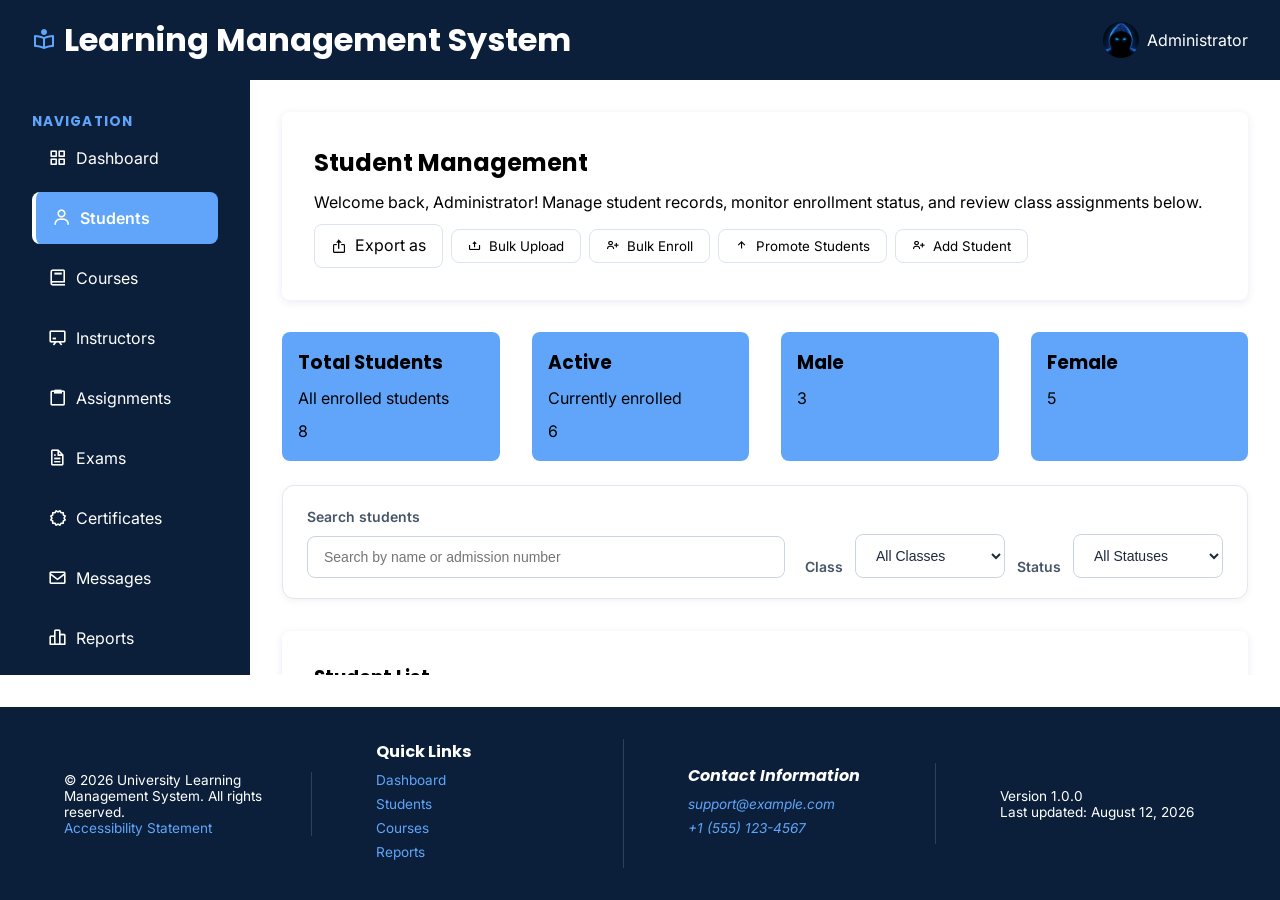
<file: pages/student.html>
<!DOCTYPE html>
<html lang="en">
<head>
    <meta charset="UTF-8">
    <meta name="viewport" content="width=device-width, initial-scale=1.0">
    <title>Students | Learning Management System</title>
    <link rel="stylesheet" href="../css/style.css">
    <link rel="stylesheet" href="/css/pages/student.css">
    <link rel='stylesheet' href='https://unpkg.com/boxicons@2.1.4/css/boxicons.min.css'>
</head>
<body>
       <!-- Sidebar toggle (mobile) -->
<input type="checkbox" id="sidebar-toggle" class="sidebar-toggle-checkbox">

<!-- ==========================================================
     HEADER
     Contains the application branding and administrator profile
=========================================================== -->
<header>

    <!-- Sidebar toggle (mobile) -->
    <label for="sidebar-toggle" class="sidebar-toggle-label" aria-label="Toggle navigation menu">
        <i class='bx bx-menu'></i>
    </label>

    <!-- Application logo and title (Boxicons) -->
    <a href="/index.html" class="site-logo">
        <i class='bx bx-book-reader'></i>
        <h1>Learning Management System</h1>
    </a>

    <!-- Administrator profile area (real image) -->
    <section aria-label="Administrator Profile">
        <img src="../images/1.jpeg" alt="Administrator profile picture">
        <p>Administrator</p>
    </section>

</header>


    <!-- ==========================================================
         SIDEBAR NAVIGATION
         Shared with the Dashboard page - Students is now active
    =========================================================== -->
    <aside>
         <nav aria-label="Main Navigation">
    <h2>Navigation</h2>
    <ul>
        <li><a href="/index.html"><i class='bx bx-grid-alt'></i>Dashboard</a></li>
        <li><a href="/pages/student.html" class="active"><i class='bx bx-user'></i>Students</a></li>
        <li><a href="/pages/course.html"><i class='bx bx-book'></i>Courses</a></li>
        <li><a href="/pages/instructor.html"><i class='bx bx-chalkboard'></i>Instructors</a></li>
        <li><a href="/pages/assignment.html"><i class='bx bx-clipboard'></i>Assignments</a></li>
        <li><a href="/pages/exam.html"><i class='bx bx-file'></i>Exams</a></li>
        <li><a href="/pages/certificate.html"><i class='bx bx-certification'></i>Certificates</a></li>
        <li><a href="/pages/message.html"><i class='bx bx-envelope'></i>Messages</a></li>
        <li><a href="/pages/report.html"><i class='bx bx-bar-chart-alt-2'></i>Reports</a></li>
        <li><a href="/pages/settings.html"><i class='bx bx-cog'></i>Settings</a></li>
    </ul>
    </nav>
    </aside>

<main>

    <section aria-label="Student Management Header">

        <h2>Student Management</h2>
        <p>Welcome back, Administrator! Manage student records, monitor enrollment status, and review class assignments below.</p>

        <menu class="student-actions">
            <li>
                <details class="export-dropdown">
                    <summary><i class="bx bx-export"></i> Export as</summary>
                    <ul class="export-menu">
                        <li><a href="#">Export as CSV</a></li>
                        <li><a href="#">Export as PDF</a></li>
                        <li><a href="#">Export as Excel</a></li>
                    </ul>
                </details>
            </li>
            <li><button type="button"><i class="bx bx-upload"></i> Bulk Upload</button></li>
            <li><button type="button"><i class="bx bx-user-plus"></i> Bulk Enroll</button></li>
            <li><button type="button"><i class="bx bx-up-arrow-alt"></i> Promote Students</button></li>
            <li><button type="button"><i class="bx bx-user-plus"></i> Add Student</button></li>
        </menu>

    </section>

    <!-- ======================================================
         (1) STUDENT STATISTICS
    ======================================================= -->
    <section class="student-stats" aria-label="Student Statistics">

        <article class="stat-card">
            <h3>Total Students</h3>
            <p>All enrolled students</p>
            <p>8</p>
        </article>

        <article class="stat-card">
            <h3>Active</h3>
            <p>Currently enrolled</p>
            <p>6</p>
        </article>

        <article class="stat-card">
            <h3>Male</h3>
            <p>3</p>
        </article>

        <article class="stat-card">
            <h3>Female</h3>
            <p>5</p>
        </article>

    </section>

    <!-- ======================================================
         (3) SEARCH  &  (4) FILTER
         UI structure only - no functionality
    ======================================================= -->
    <section class="student-toolbar" aria-label="Student Toolbar">

        <!-- (3) Search box -->
        <search class="student-search">
            <label for="student-search-input">Search students</label>
            <input type="search" id="student-search-input" name="student-search" placeholder="Search by name or admission number">
        </search>

        <!-- (4) Filter dropdown -->
        <form class="student-filter" aria-label="Filter Students">
            <label for="filter-class">Class</label>
            <select id="filter-class" name="class">
                <option value="">All Classes</option>
                <option value="jss1">JSS 1</option>
                <option value="jss2">JSS 2</option>
                <option value="jss3">JSS 3</option>
                <option value="ss1">SS 1</option>
                <option value="ss2">SS 2</option>
                <option value="ss3">SS 3</option>
            </select>

            <label for="filter-status">Status</label>
            <select id="filter-status" name="status">
                <option value="">All Statuses</option>
                <option value="active">Active</option>
                <option value="pending">Pending</option>
            </select>
        </form>

    </section>

    <!-- ======================================================
     STUDENT TABLE
====================================================== -->
<section class="student-table-section" aria-label="Student Table">
    <h3>Student List</h3>
    <table class="student-table">
        <caption>A list of all enrolled and pending students</caption>
        <thead>
            <tr>
                <th scope="col">#</th>
                <th scope="col">Admission No.</th>
                <th scope="col">Full Name</th>
                <th scope="col">Class</th>
                <th scope="col">Status</th>
                <th scope="col">Email</th>
                <th scope="col">Department</th>
                <th scope="col">Actions</th>
            </tr>
        </thead>
        <tbody>
            <tr>
                <td>1</td>
                <td>LMS/2026/001</td>
                <td>
                    <span class="student-avatar">CO</span>
                    Chidera Obi
                </td>
                <td>JSS 2</td>
                <td><span class="status-active">Active</span></td>
                <td>chidera.obi@example.com</td>
                <td>Science</td>
                <td><button type="button">Actions</button></td>
            </tr>
            <tr>
                <td>2</td>
                <td>LMS/2026/002</td>
                <td>
                    <span class="student-avatar">TB</span>
                    Tunde Bakare
                </td>
                <td>SS 1</td>
                <td><span class="status-pending">Pending</span></td>
                <td>tunde.bakare@example.com</td>
                <td>Arts</td>
                <td><button type="button">Actions</button></td>
            </tr>
            <tr>
                <td>3</td>
                <td>LMS/2026/003</td>
                <td>
                    <span class="student-avatar">AY</span>
                    Amina Yusuf
                </td>
                <td>SS 2</td>
                <td><span class="status-active">Active</span></td>
                <td>amina.yusuf@example.com</td>
                <td>Commercial</td>
                <td><button type="button">Actions</button></td>
            </tr>
            <tr>
                <td>4</td>
                <td>LMS/2026/004</td>
                <td>
                    <span class="student-avatar">CO</span>
                    Chinedu Okonkwo
                </td>
                <td>JSS 3</td>
                <td><span class="status-active">Active</span></td>
                <td>chinedu.okonkwo@example.com</td>
                <td>Science</td>
                <td><button type="button">Actions</button></td>
            </tr>
            <tr>
                <td>5</td>
                <td>LMS/2026/005</td>
                <td>
                    <span class="student-avatar">BA</span>
                    Blessing Adeyemi
                </td>
                <td>SS 1</td>
                <td><span class="status-pending">Pending</span></td>
                <td>blessing.adeyemi@example.com</td>
                <td>Arts</td>
                <td><button type="button">Actions</button></td>
            </tr>
            <tr>
                <td>6</td>
                <td>LMS/2026/006</td>
                <td>
                    <span class="student-avatar">FB</span>
                    Fatima Bello
                </td>
                <td>JSS 1</td>
                <td><span class="status-active">Active</span></td>
                <td>fatima.bello@example.com</td>
                <td>Commercial</td>
                <td><button type="button">Actions</button></td>
            </tr>
            <tr>
                <td>7</td>
                <td>LMS/2026/007</td>
                <td>
                    <span class="student-avatar">EO</span>
                    Emmanuel Okafor
                </td>
                <td>SS 3</td>
                <td><span class="status-active">Active</span></td>
                <td>emmanuel.okafor@example.com</td>
                <td>Science</td>
                <td><button type="button">Actions</button></td>
            </tr>
            <tr>
                <td>8</td>
                <td>LMS/2026/008</td>
                <td>
                    <span class="student-avatar">GU</span>
                    Grace Umeh
                </td>
                <td>JSS 2</td>
                <td><span class="status-pending">Pending</span></td>
                <td>grace.umeh@example.com</td>
                <td>Arts</td>
                <td><button type="button">Actions</button></td>
            </tr>
        </tbody>
    </table>

</section>

</main>

    <!-- ==========================================================
         FOOTER
         Shared with the Dashboard page
    =========================================================== -->
    <footer>

        <!-- Copyright -->
        <section aria-label="Copyright">
            <p>&copy; 2026 University Learning Management System. All rights reserved.</p>
            <a href="accessibility.html">Accessibility Statement</a>
        </section>

        <!-- Quick Links -->
        <nav aria-label="Quick Links">
            <h2>Quick Links</h2>
            <ul>
                <li><a href="index.html">Dashboard</a></li>
                <li><a href="students.html">Students</a></li>
                <li><a href="courses.html">Courses</a></li>
                <li><a href="reports.html">Reports</a></li>
            </ul>
        </nav>

        <!-- Contact Information -->
        <address aria-label="Contact Information">
            <h2>Contact Information</h2>
            <p><a href="mailto:support@example.com">support@example.com</a></p>
            <p><a href="tel:+15551234567">+1 (555) 123-4567</a></p>
        </address>

        <!-- Version Information -->
        <section aria-label="Version Information">
            <p>Version 1.0.0</p>
            <p>Last updated: August 12, 2026</p>
        </section>

    </footer>

</body>
</html>
</file>
<file: css/style.css>
/* ==========================================================
   GOOGLE FONTS IMPORT
   Poppins  -> used for headings (h1-h6)
   Inter    -> used for body text
=========================================================== */
@import url('https://fonts.googleapis.com/css2?family=Inter:wght@400;500;600;700&family=Poppins:wght@400;500;600;700&display=swap');

/* ==========================================================
   CSS VARIABLES (ROOT)
   Reusable design tokens: colors, radius, shadow, spacing
=========================================================== */
:root {

    /* Color palette - modern blue */
    --color-primary-blue: #2563eb;
    --color-dark-blue: #0B1F3A;;
    --color-light-blue: #60a5fa;
    --color-very-light-blue: #eff6ff;
    --color-white: #ffffff;
    --color-light-gray: #f3f4f6;
    --color-border: #dbe4f0;
    --color-text-body: #334155;
    --color-text-heading: #1e293b;

    /* Border radius */
    --radius-standard: 8px;

    /* Box shadow */
    --shadow-standard: 0 2px 8px rgba(30, 58, 138, 0.1);

    /* Spacing scale */
    --spacing-sm: 8px;
    --spacing-md: 16px;
    --spacing-lg: 32px;

}

/* ==========================================================
   CSS RESET
   A simple, beginner-friendly reset
=========================================================== */

/* Remove default margin and padding from every element,
   and make box-sizing predictable everywhere */
* {
    margin: 0;
    padding: 0;
    box-sizing: border-box;
}

/* Make images responsive by default */
img {
    max-width: 100%;
    height: auto;
    display: block;
}

/* Remove default list bullets/numbers */
ul,
ol {
    list-style: none;
}

/* Remove default underline from links */
a {
    text-decoration: none;
}

/* ==========================================================
   BASE TYPOGRAPHY
=========================================================== */
body {
    font-family: 'Inter', sans-serif;
}

h1, h2, h3, h4, h5, h6 {
    font-family: 'Poppins', sans-serif;
}

/* ==========================================================
   PAGE LAYOUT (CSS GRID)
   header  -> full width, top row
   aside   -> left sidebar, fixed width
   main    -> fills remaining space
   footer  -> full width, bottom row
=========================================================== */
html,
body {
   html, body {
    height: 100vh;
    overflow: hidden;
    margin: 0;
}
    
}

body {
    display: grid;
    grid-template-columns: 250px 1fr;
    grid-template-rows: auto 1fr auto;
    grid-template-areas:
        "header header"
        "sidebar main"
        "footer  footer";
    
}

header {
    grid-area: header;
    
}

aside {
    grid-area: sidebar;
    overflow-y: auto;
    
}
    


main {
    grid-area: main;
    padding: var(--spacing-lg);
    overflow-y: auto;
    line-height: 1.6;
    min-height: 0;
    
    
}
/* dont forget to do some things  here */
/* ==========================================================
   FOOTER - BACKGROUND & SPACING
   Dark blue background, light text, generous padding,
   separated from main content above. Links not styled yet.
=========================================================== */
footer {
    background-color: var(--color-dark-blue);
    color: var(--color-white);
    padding: var(--spacing-lg);
    margin-top: var(--spacing-lg);
}
    
footer {
    grid-area: footer;
    display: grid;
   grid-template-columns: repeat(auto-fit, minmax(180px, 1fr));
    align-items: center;
    gap: var(--spacing-lg);
}

/* ==========================================================
   FOOTER - TYPOGRAPHY
   Inter for body text, Poppins for section headings.
   Overall sizing kept smaller than main dashboard content.
   Links not styled yet.
=========================================================== */
footer {
    font-family: 'Inter', sans-serif;
    font-size: 0.85rem;
}

footer h2 {
    font-family: 'Poppins', sans-serif;
    font-size: 1rem;
    font-weight: 700;
    margin-bottom: var(--spacing-sm);
}

footer p {
    font-size: 0.85rem;
    font-weight: 400;
}


/* ==========================================================
   FOOTER - LINK STYLING
   Light text, no underline, spacing between links,
   subtle hover effect. Footer layout untouched.
=========================================================== */
footer a {
    color: var(--color-light-blue);
    text-decoration: none;
    transition: color 0.2s ease;
}

footer li,
footer address p {
    margin-bottom: var(--spacing-sm);
}

footer a:hover {
    color: var(--color-white);
}
/* ==========================================================
   FOOTER - SECTION DIVIDERS
   Subtle vertical border between sections for visual
   separation. No new colors introduced - uses existing
   white text color at reduced opacity.
=========================================================== */
footer > *:not(:last-child) {
    padding-left: var(--spacing-lg);
    border-right: 1px solid rgba(255, 255, 255, 0.15);
}

footer > *:not(:first-child) {
    padding-left: var(--spacing-lg);
}

/* ==========================================================
   FOOTER - SOCIAL ICONS
   Equal size, evenly spaced, horizontally aligned via
   Flexbox. Subtle hover effect. No other footer elements
   touched.
=========================================================== */
.social-icons {
    display: flex;
    align-items: center;
    gap: var(--spacing-sm);
}

.social-icons img {
    width: 20px;
    height: 20px;
    transition: opacity 0.2s ease;
}

.social-icons img:hover {
    opacity: 0.7;
}


/* ==========================================================
   DASHBOARD HEADER
   Logo + title on the left, admin profile pushed to the right
=========================================================== */
header {
    display: flex;
    align-items: center;
    gap: var(--spacing-md);
    padding: var(--spacing-md) var(--spacing-lg);
    background-color: var(--color-dark-blue);
    color: var(--color-white);
}

/* Push the administrator profile to the far right of the header */
header section[aria-label="Administrator Profile"] {
    margin-left: auto;
}

/* ==========================================================
   SIDEBAR
   Dark blue background for contrast against the white main
   content area. Nav links are not styled yet.
=========================================================== */
aside {
    background-color: var(--color-dark-blue);
    padding: var(--spacing-lg);
    min-height: 0;   /* let it respect the grid row instead of growing past it */
    height: 100%;    /* stretch to fill the full "sidebar" grid row height */
    
}

/* ==========================================================
   SIDEBAR NAVIGATION HEADING
=========================================================== */
aside nav h2 {
    font-family: 'Poppins', sans-serif;
    font-size: 0.85rem;
    text-transform: uppercase;
    letter-spacing: 0.08em;
    color: var(--color-light-blue);
}

/* ==========================================================
   SIDEBAR NAVIGATION LINKS
=========================================================== */

/* Comfortable spacing between links */
aside nav ul {
    display: flex;
    flex-direction: column;
    gap: var(--spacing-sm);
}

/* Block-level clickable area, generous padding, rounded corners,
   body font, colors from the sidebar's palette */
aside nav a {
    display: flex;
    align-items: center;
    gap: var(--spacing-sm);
    padding: var(--spacing-md);
    border-radius: var(--radius-standard);
    font-family: 'Inter', sans-serif;
    color: var(--color-white);
    transition: background-color 0.2s ease;
}

/* Slightly lighten the background on hover, text stays white and readable */
aside nav a:hover {
    background-color: rgba(255, 255, 255, 0.1);
}

/* Distinct highlight for the current page - lighter blue background,
   bolder text, and a left accent border */
aside nav a.active {
    background-color: var(--color-light-blue);
    font-weight: 600;
    border-left: 4px solid var(--color-white);
}

/* Fixed icon size so every icon takes up equal space -
   keeps labels aligned regardless of icon length */
aside nav a img {
    width: 20px;
    height: 20px;
    flex-shrink: 0;
}

/* ==========================================================
   DASHBOARD STATISTICS CONTAINER
   Four equally sized columns using CSS Grid. Cards themselves
   are not styled yet.
=========================================================== */
section[aria-label="Dashboard Statistics"] {
    display: grid;
    grid-template-columns: repeat(4, 1fr);
    gap: var(--spacing-lg);
}

/* ==========================================================
   DASHBOARD STATISTIC CARDS
   White background, standard radius, generous padding,
   content stacked vertically. Icon and typography not
   styled yet.
=========================================================== */
section[aria-label="Dashboard Statistics"] article {
    background-color: var(--color-white);
    border-radius: var(--radius-standard);
    padding: var(--spacing-lg);
    display: flex;
    flex-direction: column;
    gap: var(--spacing-sm);
    box-shadow: var(--shadow-standard);
    transition: transform 0.2s ease, box-shadow 0.2s ease;
}

/* Subtle lift and deeper shadow on hover */
section[aria-label="Dashboard Statistics"] article:hover {
    transform: translateY(-4px);
    box-shadow: 0 8px 20px rgba(30, 58, 138, 0.15);
}

/* ==========================================================
   STATISTIC NUMBER
   The large figure in each card (first <p>, before the title).
   Titles and descriptions are untouched.
=========================================================== */
section[aria-label="Dashboard Statistics"] article p:first-of-type {
    font-family: 'Poppins', sans-serif;
    font-size: 2.25rem;
    font-weight: 700;
    color: var(--color-primary-blue);
}

/* ==========================================================
   STATISTIC CARD TITLES
   Descriptions are untouched.
=========================================================== */
section[aria-label="Dashboard Statistics"] article h3 {
    font-family: 'Poppins', sans-serif;
    font-size: 1.25rem;
    color: var(--color-text-heading);
    margin: var(--spacing-sm) 0;
}

/* ==========================================================
   STATISTIC CARD ICON
   Fixed size, left-aligned with the card's text content.
   Spacing from the number comes from the card's flex gap.
=========================================================== */
section[aria-label="Dashboard Statistics"] article img {
    width: 48px;
    height: 48px;
    align-self: flex-start;
}

/* ==========================================================
   RECENT ACTIVITIES CONTAINER
   Styles the section wrapping the table only - the table
   itself is not styled yet.
=========================================================== */
section[aria-label="Recent Activities"] {
    background-color: var(--color-white);
    border-radius: var(--radius-standard);
    box-shadow: var(--shadow-standard);
    padding: var(--spacing-lg);
    margin: var(--spacing-lg) 0;
}

/* ==========================================================
   RECENT ACTIVITIES TABLE
   Header (th) and status values are not styled yet.
=========================================================== */
section[aria-label="Recent Activities"] table {
    width: 100%;
    border-collapse: collapse;
    table-layout: fixed;
    font-family: 'Inter', sans-serif;
}

section[aria-label="Recent Activities"] td {
    padding: 14px 16px;
    text-align: left;
    vertical-align: middle;
}

/* Long course titles wrap within the column instead of
   stretching it or breaking the table's layout */
section[aria-label="Recent Activities"] td:nth-child(2) {
    word-wrap: break-word;
    overflow-wrap: break-word;
}

/* ==========================================================
   RECENT ACTIVITIES TABLE ROWS
   Alternating row background. Status badges are untouched.
=========================================================== */
section[aria-label="Recent Activities"] tbody tr {
    transition: background-color 0.2s ease;
}

section[aria-label="Recent Activities"] tbody tr:nth-child(even) {
    background-color: var(--color-light-gray);
}

/* Subtle background change on row hover */
section[aria-label="Recent Activities"] tbody tr:hover {
    background-color: var(--color-very-light-blue);
}

/* ==========================================================
   RECENT ACTIVITIES TABLE HEADER
   Table rows/body are untouched.
=========================================================== */
section[aria-label="Recent Activities"] thead th {
    background-color: var(--color-dark-blue);
    color: var(--color-white);
    font-family: 'Poppins', sans-serif;
    font-weight: 700;
    padding: 14px 16px;
}

/* ==========================================================
   STATUS BADGES
   Classes live on a <span> inside each td, not on the td
   itself - this keeps the td a real table cell (so
   vertical-align: middle works correctly) while the span
   hugs only its own text as a compact pill.
=========================================================== */
section[aria-label="Recent Activities"] .status-completed,
section[aria-label="Recent Activities"] .status-pending,
section[aria-label="Recent Activities"] .status-in-progress {
    display: inline-block;
    white-space: nowrap;
    border-radius: 9999px;
    padding: 6px 14px;
    font-weight: 700;
}

section[aria-label="Recent Activities"] .status-completed {
    background-color: #dcfce7;
    color: #166534;
}

section[aria-label="Recent Activities"] .status-pending {
    background-color: #ffedd5;
    color: #9a3412;
}

section[aria-label="Recent Activities"] .status-in-progress {
    background-color: #dbeafe;
    color: var(--color-dark-blue);
}

/* ==========================================================
   STUDENT & DATE COLUMN EMPHASIS
   Student (1st column) stands out as the primary focus.
   Date (4th column) is muted and secondary.
=========================================================== */
section[aria-label="Recent Activities"] tbody td:nth-child(1) {
    color: var(--color-text-heading);
    font-size: 1rem;
    font-weight: 600;
}

section[aria-label="Recent Activities"] tbody td:nth-child(4) {
    color: #6b7280;
    font-size: 0.9rem;
    font-weight: 400;
}

/* ==========================================================
   STATUS COLUMN ALIGNMENT
   Status is the 5th column (Student, Course, Activity, Date,
   Status) - right-aligns both the header cell and data cells.
=========================================================== */
section[aria-label="Recent Activities"] th:nth-child(5),
section[aria-label="Recent Activities"] td:nth-child(5) {
    text-align: right;
}



/* ==========================================================
   LATEST ANNOUNCEMENTS CONTAINER
   Styles the section wrapping the announcement cards only -
   the cards themselves are not styled yet.
=========================================================== */
section[aria-label="Latest Announcements"] {
    background-color: var(--color-white);
    border-radius: var(--radius-standard);
    box-shadow: var(--shadow-standard);
    padding: var(--spacing-lg);
    margin-top: var(--spacing-lg);
}


/* ==========================================================
   ANNOUNCEMENT CARDS
   Typography (heading, description, date, priority label)
   is not styled yet.
=========================================================== */
section[aria-label="Latest Announcements"] article {
    background-color: var(--color-white);
    border: 1px solid var(--color-border);
    border-radius: var(--radius-standard);
    padding: var(--spacing-md);
    margin-bottom: var(--spacing-lg);
    display: flex;
    flex-wrap: wrap;
    align-items: center;
    gap: var(--spacing-sm) var(--spacing-md);
    box-shadow: var(--shadow-standard);
    transition: transform 0.2s ease, box-shadow 0.2s ease;
}
 
/* Understated lift and deeper shadow on hover */
section[aria-label="Latest Announcements"] article:hover {
    transform: translateY(-2px);
    box-shadow: 0 6px 16px rgba(30, 58, 138, 0.12);
}


/* Icon: fixed size, doesn't shrink */
section[aria-label="Latest Announcements"] article img {
    width: 48px;
    height: 48px;
    flex-shrink: 0;
}
 
/* Heading: shares the top row with the icon, fills remaining space */
section[aria-label="Latest Announcements"] article h4 {
    flex: 1;
}
 
/* Description: drops to its own full-width row */
section[aria-label="Latest Announcements"] article p {
    flex-basis: 100%;
}
 
/* Date: sits at the start of the final row */
section[aria-label="Latest Announcements"] article time {
    flex-shrink: 0;
}
 
/* Priority badge: pushed to the end of the final row, next to the date */
section[aria-label="Latest Announcements"] article span {
    margin-left: auto;
    flex-shrink: 0;
}
 


/* ==========================================================
   ANNOUNCEMENT CARD TYPOGRAPHY
   Priority badges are not styled here.
=========================================================== */
section[aria-label="Latest Announcements"] article h4 {
    font-family: 'Poppins', sans-serif;
    font-weight: 700;
    color: var(--color-text-heading);
}
 
section[aria-label="Latest Announcements"] article p {
    font-family: 'Inter', sans-serif;
    color: var(--color-text-body);
    line-height: 1.6;
}
 
section[aria-label="Latest Announcements"] article time {
    font-size: 0.85rem;
    color: #6b7280;
}
 
/* ==========================================================
   PRIORITY BADGES
   Shared badge shape, then a distinct color per priority.
=========================================================== */
section[aria-label="Latest Announcements"] .priority-important,
section[aria-label="Latest Announcements"] .priority-academic,
section[aria-label="Latest Announcements"] .priority-general {
    border-radius: 9999px;
    padding: 6px 14px;
    font-weight: 700;
}
 
/* Urgent - warm red, distinct from the dashboard's blue palette
   to signal higher importance */
section[aria-label="Latest Announcements"] .priority-important {
    background-color: #fee2e2;
    color: #991b1b;
}
 
/* Academic - reuses the dashboard's core blue tones */
section[aria-label="Latest Announcements"] .priority-academic {
    background-color: #dbeafe;
    color: var(--color-dark-blue);
}
 
/* General - neutral gray, lowest visual weight */
section[aria-label="Latest Announcements"] .priority-general {
    background-color: var(--color-light-gray);
    color: var(--color-text-body);

}

/* ==========================================================
   SIDEBAR TOGGLE (MOBILE)
   Checkbox-driven off-canvas sidebar - no JS
=========================================================== */

/* Hide the raw checkbox visually, keep it functional */
.sidebar-toggle-checkbox {
    position: absolute;
    width: 1px;
    height: 1px;
    padding: 0;
    margin: -1px;
    overflow: hidden;
    clip: rect(0, 0, 0, 0);
    white-space: nowrap;
    border: 0;
}

/* Style the label as a clean tappable icon button */
.sidebar-toggle-label {
    display: none; /* hidden by default on desktop */
    align-items: center;
    justify-content: center;
    width: 40px;
    height: 40px;
    border-radius: var(--radius-standard);
    cursor: pointer;
    transition: background-color 0.2s ease;
}

.sidebar-toggle-label:hover {
    background-color: rgba(255, 255, 255, 0.1);
}

.sidebar-toggle-label img {
    width: 24px;
    height: 24px;
}

/* ==========================================================
   RESPONSIVE - TABLET AND BELOW
=========================================================== */
@media (max-width: 1024px) {

    body {
        grid-template-columns: 1fr; /* sidebar no longer takes a fixed column */
        grid-template-areas:
            "header"
            "main"
            "footer";
    }

    /* Show the hamburger toggle */
    .sidebar-toggle-label {
        display: flex;
    }

    /* Sidebar becomes an off-canvas panel, hidden by default */
    aside {
        position: fixed;
        top: 0;
        left: 0;
        height: 100vh;
        width: 250px;
        z-index: 100;
        transform: translateX(-100%);
        transition: transform 0.3s ease;
        overflow-y: auto;
    }

    /* When the checkbox is checked, slide the sidebar into view */
    .sidebar-toggle-checkbox:checked ~ aside {
        transform: translateX(0);
    }

    /* Dim/overlay the rest of the page when sidebar is open */
    .sidebar-toggle-checkbox:checked ~ main::before {
        content: "";
        position: fixed;
        inset: 0;
        background-color: rgba(0, 0, 0, 0.4);
        z-index: 90;
    }

    /* Dashboard Statistics: 4 columns -> 2 columns */
    section[aria-label="Dashboard Statistics"] {
        grid-template-columns: repeat(2, 1fr);
    }
}

/* ==========================================================
   RESPONSIVE - MOBILE
=========================================================== */
@media (max-width: 640px) {

    header {
        padding: var(--spacing-sm) var(--spacing-md);
    }

    header h1 {
        font-size: 1.1rem;
    }

    main {
        padding: var(--spacing-md);
    }

    /* Dashboard Statistics: 2 columns -> 1 column */
    section[aria-label="Dashboard Statistics"] {
        grid-template-columns: 1fr;
    }

    /* Footer: stack sections vertically instead of horizontal flex row */
    footer {
        flex-direction: column;
        align-items: flex-start;
        gap: var(--spacing-md);
    }

    footer > *:not(:last-child) {
        padding-right: 0;
        border-right: none;
        border-bottom: 1px solid rgba(255, 255, 255, 0.15);
        padding-bottom: var(--spacing-md);
        width: 100%;
    }

    footer > *:not(:first-child) {
        padding-left: 0;
    }
}


@media (max-width: 768px) {

    section[aria-label="Recent Activities"] {
        overflow-x: auto;
    }

    section[aria-label="Recent Activities"] table {
        min-width: 700px; /* keeps columns readable, forces horizontal scroll instead of squishing */
    }

}

aside nav a i {
    font-size: 1.2rem;
    width: 20px;
    flex-shrink: 0;
}

aside nav a img {
    width: 20px;
    height: 20px;
    flex-shrink: 0;
}

header .sidebar-toggle-label i,
.site-logo i {
    font-size: 1.5rem;
}

.site-logo {
    display: flex;
    align-items: center;
    gap: var(--spacing-sm);
    color: var(--color-white);
}

.site-logo i {
    color: var(--color-light-blue);
}

section[aria-label="Administrator Profile"] {
    display: flex;
    align-items: center;
    gap: var(--spacing-sm);
}

section[aria-label="Administrator Profile"] img {
    width: 36px;
    height: 36px;
    border-radius: 50%;
    object-fit: cover;
}


main {
    scrollbar-width: none;
    -ms-overflow-style: none;
}

main::-webkit-scrollbar {
    display: none;
}

/* ==========================================================
   HIDE SCROLLBAR (VISUAL ONLY - STILL SCROLLABLE)
=========================================================== */
aside {
    scrollbar-width: none;       /* Firefox */
    -ms-overflow-style: none;    /* IE / old Edge */
}

aside::-webkit-scrollbar {
    display: none;               /* Chrome, Safari, newer Edge */
}
</file>
<file: css/pages/student.css>
/* ==========================================================
   STUDENT MANAGEMENT HEADER
   Card container using CSS Grid to stack its content
=========================================================== */
section[aria-label="Student Management Header"] {
    display: grid;
    gap: var(--spacing-sm);
    background-color: var(--color-white);
    border-radius: var(--radius-standard);
    box-shadow: var(--shadow-standard);
    padding: var(--spacing-lg);
}

/* ==========================================================
   STUDENT ACTIONS - BUTTON ROW
   Horizontal flex layout, spacing, rounded buttons, padding
=========================================================== */
.student-actions {
    display: flex;
    align-items: center;
    gap: var(--spacing-sm);
}

.student-actions li {
    display: flex;

}
.student-actions button,
.student-actions summary {
    display: flex;
    align-items: center;
    gap: var(--spacing-sm);
    padding: var(--spacing-sm) var(--spacing-md);
    border-radius: var(--radius-standard);
    font-family: 'Inter', sans-serif;
    cursor: pointer;
    list-style: none;
    border: 1px solid var(--color-border);
    background-color: var(--color-white);
}

.student-actions summary::-webkit-details-marker {
    display: none; /* removes the marker in Chrome/Safari */
}


/* ==========================================================
   STUDENT STATISTICS
   4 equally sized cards using CSS Grid, consistent spacing.
=========================================================== */
.student-stats {
    display: grid;
    grid-template-columns: repeat(4, 1fr);
    gap: var(--spacing-lg);
    margin-top: var(--spacing-lg);
}

/* ==========================================================
   STUDENT STATISTICS - CARD STYLING
   Standard radius, generous padding, content stacked
   vertically with consistent spacing.
=========================================================== */
.stat-card {
    background-color: var(--color-light-blue);
    border-radius: var(--radius-standard);
    padding: var(--spacing-md);
    display: flex;
    flex-direction: column;
    gap: var(--spacing-sm);
}



/* ==========================================================
   STUDENT STATISTICS - CARD HOVER EFFECT
   Subtle lift + deeper shadow on hover, smooth transition
=========================================================== */
.stat-card {
    transition: transform 0.2s ease, box-shadow 0.2s ease;
}

.stat-card:hover {
    transform: translateY(-2px);
    box-shadow: var(--shadow-standard), 0 4px 12px rgba(30, 58, 138, 0.1);
}


/* ==========================================================
   STUDENT TOOLBAR
   Search (left), Class filter + Status filter (right),
   aligned horizontally, spanning the main content width.
=========================================================== */
.student-toolbar {
    display: flex;
    align-items: flex-end;
    gap: 20px;

    margin-top: 24px;
    margin-bottom: 32px;

    padding: 20px 24px;

    background-color: #ffffff;
    border: 1px solid #e2e8f0;
    border-radius: 12px;

    box-shadow: 0 2px 8px rgba(15, 23, 42, 0.05);
}

.student-search {
    flex: 1;

    display: flex;
    flex-direction: column;
    gap: 8px;
}

.student-toolbar label {
    font-size: 14px;
    font-weight: 600;
    color: #475569;
}

.student-search input {
    width: 100%;
    box-sizing: border-box;

    padding: 12px 16px;

    border: 1px solid #cbd5e1;
    border-radius: 8px;

    background-color: #ffffff;
    color: #1e293b;

    font-size: 14px;

    outline: none;
}

.student-filter {
    display: flex;
    align-items: flex-end;
    gap: 12px;
}

.student-filter select {
    min-width: 150px;

    padding: 12px 16px;

    border: 1px solid #cbd5e1;
    border-radius: 8px;

    background-color: #ffffff;
    color: #1e293b;

    font-size: 14px;

    cursor: pointer;
}

/* ==========================================================
   STUDENT TABLE SECTION - CONTAINER
   White background, rounded corners, subtle shadow,
   generous padding, spacing above/below. Table itself
   not styled yet.
=========================================================== */
.student-table-section {
    background-color: var(--color-white);
    border-radius: var(--radius-standard);
    box-shadow: var(--shadow-standard);
    padding: var(--spacing-lg);
    margin: var(--spacing-lg) 0;
}

/* ==========================================================
   STUDENT TABLE
   Full width, collapsed borders, comfortable spacing,
   aligned columns, body font. Header and status badges
   not styled here.
=========================================================== */
.student-table {
    width: 100%;
    border-collapse: collapse;
    font-family: 'Inter', sans-serif;
}

.student-table td {
    padding: 12px 16px;
    text-align: left;
    vertical-align: middle;
    font-size: 0.817em;
}


/* ==========================================================
   STUDENT TABLE HEADER
   Dark blue background, white text, heading font, bold,
   generous padding. Table rows untouched.
=========================================================== */
.student-table thead th {
    background-color: var(--color-dark-blue);
    color: var(--color-white);
    font-family: 'Poppins', sans-serif;
    font-weight: 700;
    padding: var(--spacing-sm) ;
}

/* ==========================================================
   STUDENT TABLE ROWS
   Alternating light gray background, comfortable padding,
   vertically centered text. Status badges not styled here.
=========================================================== */
.student-table tbody tr:nth-child(even) {
    background-color: var(--color-light-gray);
}

.student-table td {
    padding: var(--spacing-md);
    vertical-align: middle;
}

/* ==========================================================
   STUDENT TABLE ROWS - HOVER EFFECT
   Subtle background change on hover, smooth transition.
   Table header untouched.
=========================================================== */
.student-table tbody tr {
    transition: background-color 0.2s ease;
}

.student-table tbody tr:hover {
    background-color: var(--color-very-light-blue);
}


/* ==========================================================
   STUDENT TABLE - STATUS BADGES
   Rounded pills: green for Active, orange for Pending.
=========================================================== */
.student-table .status-active,
.student-table .status-pending {
    display: inline-block;
    border-radius: 9999px;
    padding: 6px 14px;
    font-weight: 700;
}

.student-table .status-active {
    background-color: #dcfce7;
    color: #166534;
}

.student-table .status-pending {
    background-color: #ffedd5;
    color: #9a3412;
}

/* ==========================================================
   STUDENT AVATAR - BASE SHAPE
   Circular, fixed size, centered initials
=========================================================== */
.student-avatar {
    display: inline-flex;
    align-items: center;
    justify-content: center;
    width: 32px;
    height: 32px;
    border-radius: 50%;
    font-weight: 700;
    text-transform: uppercase;
    font-size: 0.75rem;
    margin-right: var(--spacing-sm);
}

/* ==========================================================
   STUDENT AVATAR - COLOR VARIANTS
   Soft background, matching darker text, per row
=========================================================== */
.student-table tbody tr:nth-child(1) .student-avatar {
    background-color: #dbeafe; /* light blue */
    color: #1e40af;
}

.student-table tbody tr:nth-child(2) .student-avatar {
    background-color: #ede9fe; /* light purple */
    color: #5b21b6;
}

.student-table tbody tr:nth-child(3) .student-avatar {
    background-color: #dcfce7; /* light green */
    color: #166534;
}

.student-table tbody tr:nth-child(4) .student-avatar {
    background-color: #ffedd5; /* light orange */
    color: #9a3412;
}

.student-table tbody tr:nth-child(5) .student-avatar {
    background-color: #fce7f3; /* light pink */
    color: #9d174d;
}

.student-table tbody tr:nth-child(6) .student-avatar {
    background-color: #cffafe; /* light cyan */
    color: #155e75;
}

.student-table tbody tr:nth-child(7) .student-avatar {
    background-color: #fef9c3; /* light yellow */
    color: #854d0e;
}

.student-table tbody tr:nth-child(8) .student-avatar {
    background-color: #e0e7ff; /* light indigo */
    color: #3730a3;
}


.student-table td:nth-child(3) {
    display: flex;
    align-items: center;
    gap: var(--spacing-sm);
}

/* ==========================================================
   RESPONSIVE - TABLET (≤1024px)
=========================================================== */
@media (max-width: 1024px) {

    /* Student Statistics: 4 columns -> 2 columns */
    .student-stats {
        grid-template-columns: repeat(2, 1fr);
    }

    /* Toolbar: search stays full width, filters wrap below if needed */
    .student-toolbar {
        flex-wrap: wrap;
    }

    .student-filter {
        flex-wrap: wrap;
    }

    /* Action buttons row wraps instead of overflowing */
    .student-actions {
        flex-wrap: wrap;
    }
}

/* ==========================================================
   RESPONSIVE - MOBILE (≤640px)
=========================================================== */
@media (max-width: 640px) {

    /* Student Statistics: 2 columns -> 1 column */
    .student-stats {
        grid-template-columns: 1fr;
    }

    /* Header card padding tightened */
    section[aria-label="Student Management Header"] {
        padding: var(--spacing-md);
    }

    /* Toolbar: stack search and filters vertically */
    .student-toolbar {
        flex-direction: column;
        align-items: stretch;
        padding: var(--spacing-md);
    }

    .student-filter {
        flex-direction: column;
        align-items: stretch;
    }

    .student-filter select {
        width: 100%;
        min-width: 0;
    }

    /* Student Table: horizontal scroll instead of squishing columns */
    .student-table-section {
        padding: var(--spacing-md);
        overflow-x: auto;
    }

    .student-table {
        min-width: 700px;
    }

    /* Action buttons: full width, stacked */
    .student-actions {
        flex-direction: column;
        align-items: stretch;
    }

    .student-actions li {
        width: 100%;
    }

    .student-actions button,
    .student-actions summary {
        width: 100%;
        justify-content: center;
    }
}
</file>
